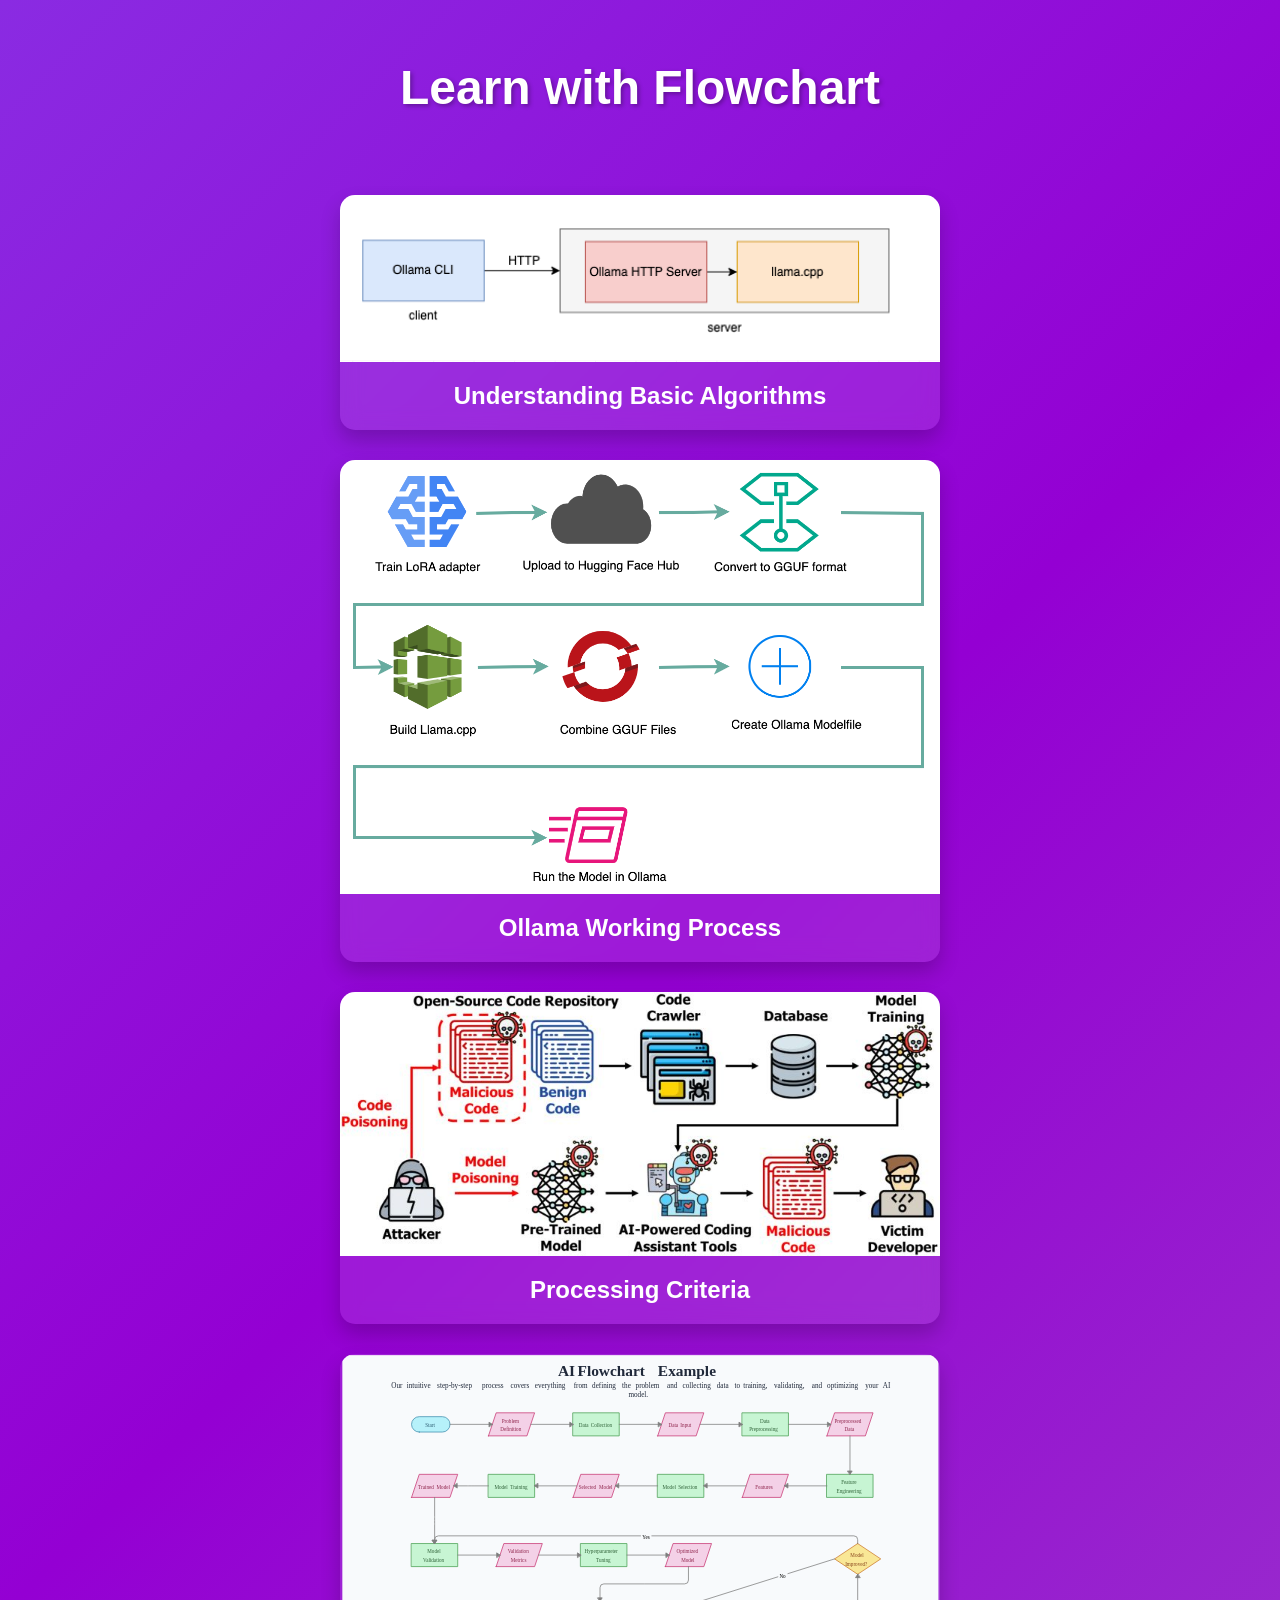
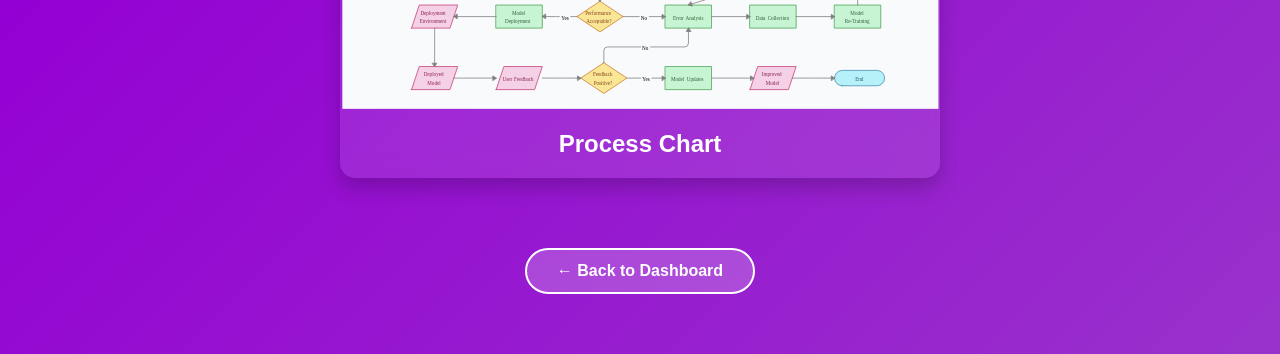
<file: code (5).html>
<!DOCTYPE html>
<html lang="en">
<head>
    <meta charset="UTF-8">
    <meta name="viewport" content="width=device-width, initial-scale=1.0">
    <title>Learn with Flowchart</title>
    <style>
        * {
            margin: 0;
            padding: 0;
            box-sizing: border-box;
            font-family: 'Segoe UI', Tahoma, Geneva, Verdana, sans-serif;
        }

        body {
            background: linear-gradient(135deg, #8A2BE2, #9400D3, #9932CC);
            min-height: 100vh;
            color: white;
            padding: 20px;
        }

        .container {
            max-width: 1200px;
            margin: 0 auto;
            padding: 20px;
        }

        header {
            text-align: center;
            margin-bottom: 40px;
            padding: 20px;
            animation: fadeIn 1s ease-in-out;
        }

        h1 {
            font-size: 3rem;
            margin-bottom: 20px;
            text-shadow: 2px 2px 4px rgba(0, 0, 0, 0.3);
        }

        .image-gallery {
            display: flex;
            flex-direction: column;
            align-items: center;
            gap: 30px;
        }

        .image-card {
            background: rgba(255, 255, 255, 0.1);
            backdrop-filter: blur(10px);
            border-radius: 15px;
            overflow: hidden;
            width: 100%;
            max-width: 600px;
            box-shadow: 0 10px 20px rgba(0, 0, 0, 0.2);
            transition: transform 0.3s ease, box-shadow 0.3s ease;
        }

        .image-card:hover {
            transform: translateY(-5px);
            box-shadow: 0 15px 30px rgba(0, 0, 0, 0.3);
        }

        .image-card img {
            width: 100%;
            height: auto;
            display: block;
        }

        .image-title {
            padding: 20px;
            text-align: center;
            font-size: 1.5rem;
            font-weight: bold;
        }

        footer {
            text-align: center;
            margin-top: 50px;
            padding: 20px;
        }

        .back-button {
            display: inline-block;
            padding: 12px 30px;
            background: rgba(255, 255, 255, 0.2);
            color: white;
            text-decoration: none;
            border-radius: 50px;
            font-weight: bold;
            transition: all 0.3s ease;
            border: 2px solid white;
        }

        .back-button:hover {
            background: rgba(255, 255, 255, 0.3);
            transform: scale(1.05);
        }

        @keyframes fadeIn {
            from { opacity: 0; transform: translateY(-20px); }
            to { opacity: 1; transform: translateY(0); }
        }

        @media (max-width: 768px) {
            h1 {
                font-size: 2rem;
            }
            
            .image-title {
                font-size: 1.2rem;
            }
        }
    </style>
</head>
<body>
    <div class="container">
        <header>
            <h1>Learn with Flowchart</h1>
        </header>

        <div class="image-gallery">
            <!-- Image Card 1 -->
            <div class="image-card">
                <img src="0_bdQltr50cIlOyUOk.png" alt="Flowchart Example 1">
                <div class="image-title">Understanding Basic Algorithms</div>
            </div>

            <!-- Image Card 2 -->
            <div class="image-card">
                <img src="1_VZoGVTfFdYv0yUSKODkMUw.png" alt="Flowchart Example 2">
                <div class="image-title">Ollama Working Process</div>
            </div>

            <!-- Image Card 3 -->
            <div class="image-card">
                <img src="1726248538372.jpeg" alt="Flowchart Example 3">
                <div class="image-title">Processing Criteria</div>
            </div>

            <!-- Image Card 4 -->
            <div class="image-card">
                <img src="KIzBBmUVo7w.svg" alt="Flowchart Example 4">
                <div class="image-title">Process Chart</div>
            </div>
        </div>

        <footer>
            <a href="code.html" class="back-button">← Back to Dashboard</a>
        </footer>
    </div>
</body>
</html>
</file>
